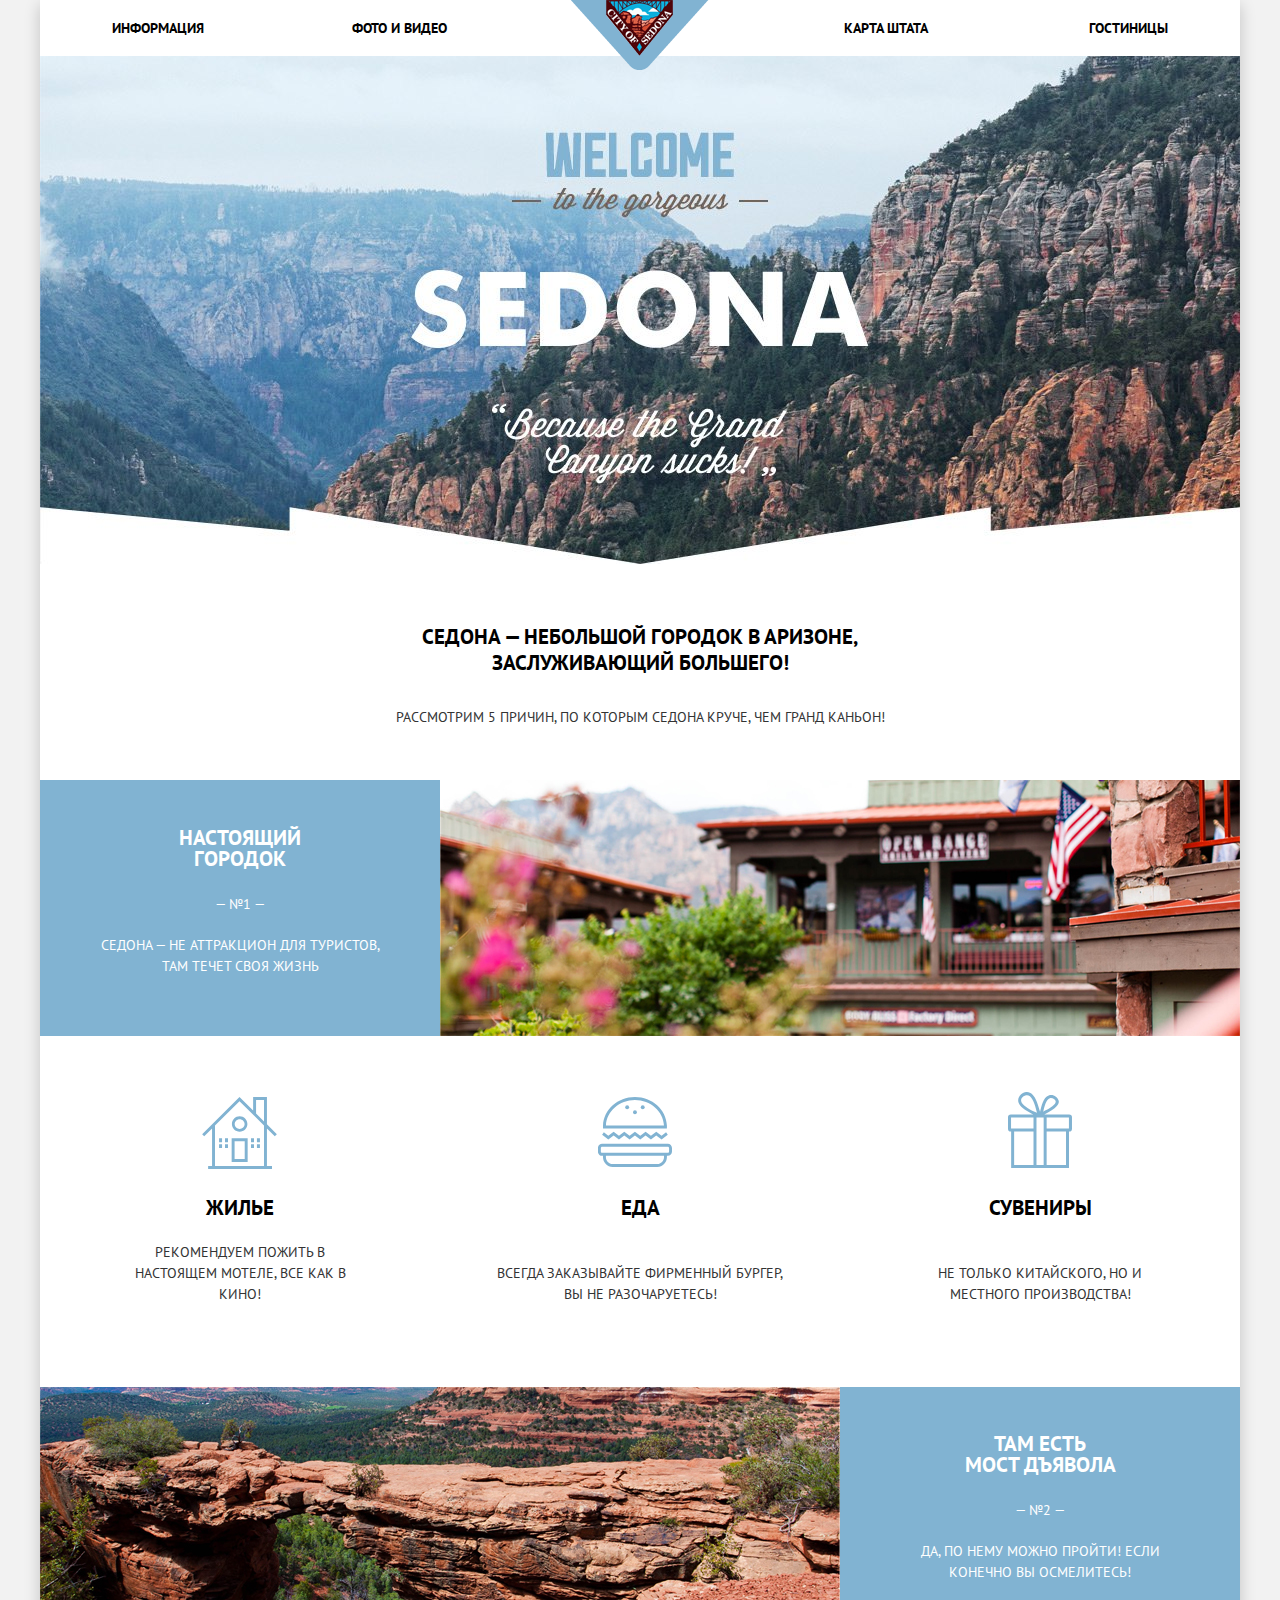
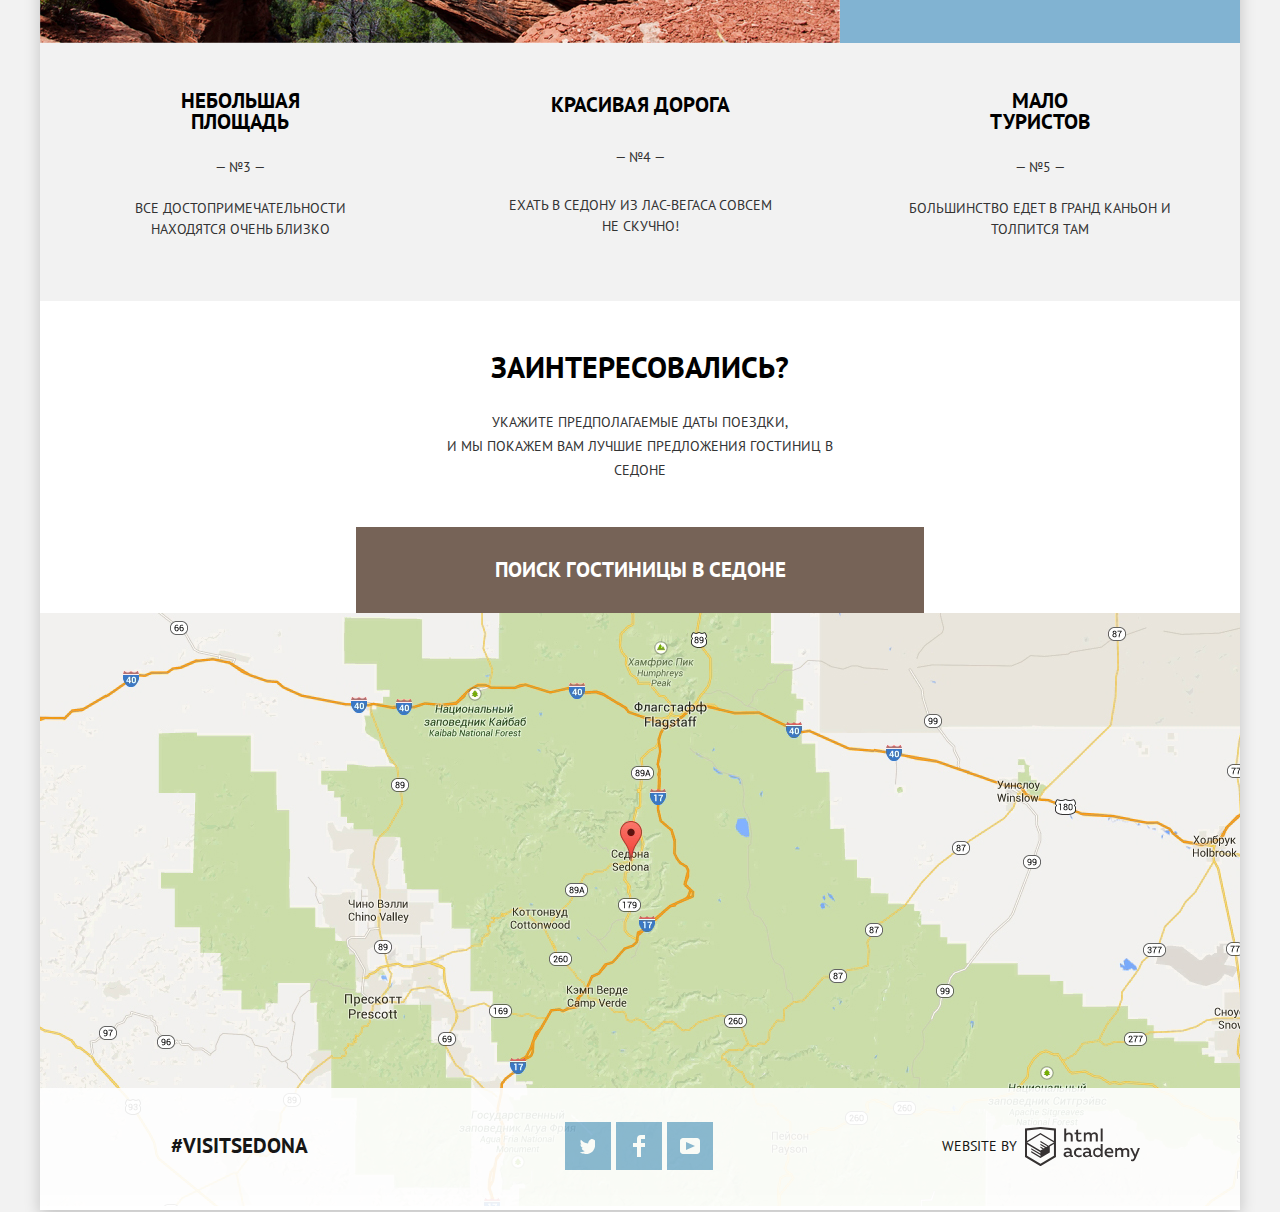
<file: index.html>
<!DOCTYPE html>
<html class="no-js" lang="ru">
  <head>
    <meta charset="utf-8">
    <link rel="stylesheet" href="css/normalize.css">
    <link rel="stylesheet" href="css/style-minimized.css">
    <link href="http://fonts.googleapis.com/css?family=PT+Sans:400,700&amp;subset=latin,cyrillic" rel="stylesheet">
    <title>HTML Academy: Седона</title>
  </head>
  <body>
<div class="container">
  <!-- Блок шапки сайта, навигация и лого -->
  <header class="main-header">
    <nav class="main-navigation">
      <ul class="site-navigation">
        <li>
          <a href="#">Информация</a>
        </li>
        <li>
          <a href="#">Фото и видео</a>
        </li>
        <li>
          <a href="#">Карта штата</a>
        </li>
        <li>
          <a href="catalog.html">Гостиницы</a>
        </li>
      </ul>
    </nav>
    <!-- Логотип Седоны, потом абсолютно спозиционировать, ведет на главную страницу сайта -->
    <a class="header-logo" href="#">
      <img class="sedona-logo" src="img/sedona-logo.png" width="138" height="70" alt="Герб региона Седона">
    </a>
  </header>
  <!-- Основное содержание - фоновое изображение и мелкие изображения на нем -->
  <main>
    <section class="intro">
      <h2 class="visually-hidden">Горы Седоны</h2>
    </section>
    <!-- Вводный блок -->
    <section class="advantages-intro">
      <h2 class="features-name">Седона &mdash; небольшой городок в Аризоне, заслуживающий большего!</h2>
      <p>Рассмотрим 5 причин, по которым Седона круче, чем Гранд Каньон!</p>
    </section>
    <!-- Блок преимуществ - часть 1 -->
    <section class="advantages advantage-with-image">
      <h2 class="visually-hidden">Преимущества Седоны</h2>
      <div class="advantage-item-img">
        <b class="advantage-name">Настоящий городок</b>
        <p class="advantage-nr">&mdash; №1 &mdash;</p>
        <p class="advantage-description">Седона &mdash; не аттракцион для туристов, там течет своя жизнь</p>
      </div>
      <div class="advantage-img">
        <img src="img/advantage-img-1.jpg" alt="Преимущество номер один" width="800" height="256">
      </div>
    </section>
    <!-- Блок особенностей -->
    <section class="features">
      <h2 class="visually-hidden">Особенности</h2>
      <div class="features-item">
        <h2 class="features-name">Жилье</h2>
        <p class="features-description">Рекомендуем пожить в настоящем мотеле, все как в кино!</p>
      </div>
      <div class="features-item">
        <h2 class="features-name">Еда</h2>
        <p class="features-description">Всегда заказывайте фирменный бургер, вы не разочаруетесь!</p>
      </div>
      <div class="features-item">
        <h2 class="features-name">Сувениры</h2>
        <p class="features-description">Не только китайского, но и местного производства!</p>
      </div>
    </section>
    <!-- Блок преимуществ - часть 2 -->
    <section class="advantages advantage-with-image">
      <h2 class="visually-hidden">Преимущества Седоны</h2>
      <div class="advantage-img">
        <img src="img/advantage-img-2.jpg" alt="Преимущество номер два" width="800" height="256">
      </div>
      <div class="advantage-item-img">
        <b class="advantage-name">Там есть<br>мост дъявола</b>
        <p class="advantage-nr">&mdash; №2 &mdash;</p>
        <p class="advantage-description">Да, по нему можно пройти! Если конечно вы осмелитесь!</p>
      </div>
    </section>
    <!-- Блок преимуществ - часть 3 -->
    <section class="advantages">
      <h2 class="visually-hidden">Преимущества Седоны</h2>
      <div class="advantage-item">
        <b class="advantage-name">Небольшая площадь</b>
        <p class="advantage-nr">&mdash; №3 &mdash;</p>
        <p class="advantage-description">Все достопримечательности находятся очень близко</p>
      </div>
      <div class="advantage-item">
        <b class="advantage-name">Красивая дорога</b>
        <p class="advantage-nr">&mdash; №4 &mdash;</p>
        <p class="advantage-description">Ехать в седону из Лас-Вегаса совсем не скучно!</p>
      </div>
      <div class="advantage-item">
        <b class="advantage-name">Мало туристов</b>
        <p class="advantage-nr">&mdash; №5 &mdash;</p>
        <p class="advantage-description">Большинство едет в Гранд Каньон и толпится там</p>
      </div>
    </section>
    <!-- Секция поиска и заказа гостиницы -->
    <section class="order-area">
      <div class="order-area-full">
        <h2 class="order-area-title">Заинтересовались?</h2>
        <p class="order-area-description">
          Укажите предполагаемые даты поездки,<br />и мы покажем вам лучшие предложения гостиниц в Седоне
        </p>
        <button class="button btn-search">Поиск гостиницы в Седоне</button>
      </div>
      <!-- Модальное окно -->
      <div class="modal modal-search">
        <h2 class="visually-hidden">Окно поиска гостиницы</h2>
        <form class="search-form" action="http://echo.htmlacademy.ru" method="post">
          <p class="modal-form-item">
            <label for="date-from">Дата заезда:</label><!--
            --><input class="date-from" type="text" name="date-from" value="24 АПРЕЛЯ 2017" id="date-from">
            <a class="calendar-pic" href="#">
              <svg xmlns="http://www.w3.org/2000/svg" width="21" height="22" viewBox="0 0 21 22">
                <path d="M19.251 2.025h-2.845V.648c0-.381-.294-.689-.656-.689-.363 0-.656.308-.656.689v1.377h-3.938V.648c0-.381-.294-.689-.655-.689-.363 0-.657.308-.657.689v1.377H5.906V.648c0-.381-.294-.689-.656-.689-.363 0-.657.308-.657.689v1.377H1.75C.784 2.025 0 2.847 0 3.862v16.302C0 21.179.784 22 1.75 22h17.501c.966 0 1.749-.821 1.749-1.836V3.862c0-1.015-.783-1.837-1.749-1.837zm.437 18.139a.448.448 0 0 1-.437.459H1.75a.45.45 0 0 1-.438-.459V3.862a.45.45 0 0 1 .438-.459h2.844v1.378c0 .381.294.689.657.689.362 0 .656-.308.656-.689V3.403h3.938v1.378c0 .381.294.689.657.689.361 0 .655-.308.655-.689V3.403h3.938v1.378c0 .381.293.689.656.689.362 0 .656-.308.656-.689V3.403h2.845c.241 0 .437.206.437.459v16.302z"/><path d="M4.594 8.225h2.625v2.066H4.594zM4.594 11.668h2.625v2.067H4.594zM4.594 15.112h2.625v2.066H4.594zM9.188 15.112h2.625v2.066H9.188zM9.188 11.668h2.625v2.067H9.188zM9.188 8.225h2.625v2.066H9.188zM13.781 15.112h2.625v2.066h-2.625zM13.781 11.668h2.625v2.067h-2.625zM13.781 8.225h2.625v2.066h-2.625z"/>
              </svg>
              <span class="visually-hidden">Календарь</span>
            </a>
          </p>
          <p class="modal-form-item">
            <label for="date-to">Дата выезда:</label><!--
            --><input class="date-to" type="text" name="date-to" value="4 ИЮЛЯ 2017" id="date-to"><!--
            --><a class="calendar-pic" href="#">
              <svg xmlns="http://www.w3.org/2000/svg" width="21" height="22" viewBox="0 0 21 22">
                <path d="M19.251 2.025h-2.845V.648c0-.381-.294-.689-.656-.689-.363 0-.656.308-.656.689v1.377h-3.938V.648c0-.381-.294-.689-.655-.689-.363 0-.657.308-.657.689v1.377H5.906V.648c0-.381-.294-.689-.656-.689-.363 0-.657.308-.657.689v1.377H1.75C.784 2.025 0 2.847 0 3.862v16.302C0 21.179.784 22 1.75 22h17.501c.966 0 1.749-.821 1.749-1.836V3.862c0-1.015-.783-1.837-1.749-1.837zm.437 18.139a.448.448 0 0 1-.437.459H1.75a.45.45 0 0 1-.438-.459V3.862a.45.45 0 0 1 .438-.459h2.844v1.378c0 .381.294.689.657.689.362 0 .656-.308.656-.689V3.403h3.938v1.378c0 .381.294.689.657.689.361 0 .655-.308.655-.689V3.403h3.938v1.378c0 .381.293.689.656.689.362 0 .656-.308.656-.689V3.403h2.845c.241 0 .437.206.437.459v16.302z"/><path d="M4.594 8.225h2.625v2.066H4.594zM4.594 11.668h2.625v2.067H4.594zM4.594 15.112h2.625v2.066H4.594zM9.188 15.112h2.625v2.066H9.188zM9.188 11.668h2.625v2.067H9.188zM9.188 8.225h2.625v2.066H9.188zM13.781 15.112h2.625v2.066h-2.625zM13.781 11.668h2.625v2.067h-2.625zM13.781 8.225h2.625v2.066h-2.625z"/>
              </svg>
              <span class="visually-hidden">Календарь</span>
            </a>
          </p>
          <div class="order-clients-ages">
            <div class="clients-adults">
            <label for="adults">Взрослые:</label><!--
              --><button class="change-btn" type="button">
                <svg class="decrease" width="38" height="38" fill="#a9a9a9">
                    <polygon points="13.5,18.5 24.5,18.5 24.5,21.5 20.5,21.5, 13.5,21.5"/>
                </svg>
                <span class="visually-hidden">Минус</span>
              </button>
              <input type="text" name="adults" id="adults" value="2">
              <button class="change-btn" type="button">
                <svg class="increase" width="38" height="38" fill="#a9a9a9">
                    <polygon points="13.5,18.5 17.5,18.5 17.5,14.5 20.5,14.5 20.5,18.5 24.5,18.5 24.5,21.5 20.5,21.5, 20.5,25.5 17.5,25.5 17.5,21.5 13.5,21.5"/>
                </svg>
                <span class="visually-hidden">Плюс</span>
              </button>
            </div>
            <div class="clients-kids">
            <label for="kids">Дети:</label><!--
              --><button class="change-btn" type="button">
                    <svg class="decrease" width="38" height="38" fill="#a9a9a9">
                      <polygon points="13.5,18.5 24.5,18.5 24.5,21.5 20.5,21.5, 13.5,21.5"/>
                    </svg>
                    <span class="visually-hidden">Минус</span>
                  </button>
                  <input type="text" name="kids" id="kids" value="0">
                  <button class="change-btn" type="button">
                    <svg class="increase" width="38" height="38" fill="#a9a9a9">
                      <polygon points="13.5,18.5 17.5,18.5 17.5,14.5 20.5,14.5 20.5,18.5 24.5,18.5 24.5,21.5 20.5,21.5, 20.5,25.5 17.5,25.5 17.5,21.5 13.5,21.5"/>
                    </svg>
                    <span class="visually-hidden">Плюс</span>
                  </button>
            </div>
          </div>
          <a class="button btn-result" href="#">Найти</a>
        </form>
      </div>
      <!--Конец модального окна-->
    </section>
    <!--Конец секции поиска и заказа гостиницы-->
    <!--Секция с картой-->
    <section class="main-map">
      <h2 class="visually-hidden">Карта</h2>
      <iframe src="https://www.google.com/maps/embed?pb=!1m18!1m12!1m3!1d26188.189610110032!2d-111.79155712535884!3d34.868193438852906!2m3!1f0!2f0!3f0!3m2!1i1024!2i768!4f13.1!3m3!1m2!1s0x872da132f942b00d%3A0x5548c523fa6c8efd!2z0KHQtdC00L7QvdCwLCDQkNGA0LjQt9C-0L3QsCA4NjMzNiwg0KHQqNCQ!5e0!3m2!1sru!2sru!4v1504205740528" width="1200" height="593" style="border:0" allowfullscreen></iframe>
    </section>
  </main>
<!--Футер-->

  <footer class="index-footer">
    <div class="footer-hashtag">
      <h3 class="hashtag-title"><a href="#">#VISITSEDONA</a></h3>
    </div>
    <div class="footer-social">
      <ul class="social-items">
        <li><a class="social-button social-button-tw" href="#">Twitter</a></li>
        <li><a class="social-button social-button-fb" href="#">Фейсбук</a></li>
        <li><a class="social-button social-button-yt" href="#">Youtube</a></li>
      </ul>
    </div>
    <div class="footer-copyright">
      <span class="footer-link">Website by</span>
      <a href="https://htmlacademy.ru/intensive/htmlcss">
        <svg id="Layer_1" data-name="Layer 1" xmlns="http://www.w3.org/2000/svg" viewBox="0 0 108.08 36.85">
          <title>logo-htmlacademy-small1</title>
          <path d="M44.61,26.88a2,2,0,0,0,.55-0.1v1.33a3.25,3.25,0,0,1-1.18.21,1.67,1.67,0,0,1-1.67-1,4.84,4.84,0,0,1-3.14,1.08c-1.51,0-2.91-.83-2.91-2.55,0-2.13,2-2.79,3.71-2.79a11.08,11.08,0,0,1,2.17.25v-0.3c0-1-.76-1.77-2.19-1.77a7.42,7.42,0,0,0-3,.64v-1.7a10.21,10.21,0,0,1,3.19-.55c2.36,0,3.81,1.12,3.81,3.65v3a0.54,0.54,0,0,0,.49.59h0.17Zm-6.44-1.13A1.35,1.35,0,0,0,39.63,27h0.11a3.39,3.39,0,0,0,2.41-1V24.58a9.72,9.72,0,0,0-1.81-.21c-1,0-2.16.33-2.16,1.38h0Zm12.36-6.11a5,5,0,0,1,2.57.64V22a4.08,4.08,0,0,0-2.3-.7,2.75,2.75,0,1,0,0,5.49,5,5,0,0,0,2.43-.64v1.71a6.27,6.27,0,0,1-2.76.57A4.21,4.21,0,0,1,46,24.51q0-.21,0-0.41a4.32,4.32,0,0,1,4.18-4.46h0.38Zm12.17,7.24a2,2,0,0,0,.55-0.1v1.33a3.25,3.25,0,0,1-1.18.21,1.67,1.67,0,0,1-1.67-1,4.84,4.84,0,0,1-3.14,1.08c-1.51,0-2.91-.83-2.91-2.55,0-2.13,2-2.79,3.71-2.79a11.08,11.08,0,0,1,2.17.25v-0.3c0-1-.76-1.77-2.19-1.77a7.42,7.42,0,0,0-3,.64v-1.7a10.21,10.21,0,0,1,3.19-.55c2.36,0,3.81,1.12,3.81,3.65v3a0.54,0.54,0,0,0,.49.59h0.17Zm-6.44-1.13A1.35,1.35,0,0,0,57.73,27h0.11a3.39,3.39,0,0,0,2.41-1V24.58a9.72,9.72,0,0,0-1.81-.21c-1.06,0-2.16.33-2.16,1.38h0ZM73,16V28.2H71.35V26.88a3.88,3.88,0,0,1-3.19,1.54,4.4,4.4,0,0,1,0-8.78,3.81,3.81,0,0,1,3,1.3V16H73Zm-4.53,5.22a2.76,2.76,0,1,0,0,5.52A2.86,2.86,0,0,0,71.15,25V23A2.91,2.91,0,0,0,68.49,21.27ZM79,19.64c3.31,0,4.46,2.68,3.92,5.09H76.7c0.21,1.5,1.67,2.11,3.19,2.11a6.11,6.11,0,0,0,2.64-.59v1.6a7.14,7.14,0,0,1-3,.57C77,28.42,74.78,27,74.78,24a4.18,4.18,0,0,1,4-4.39H79Zm0.09,1.54a2.28,2.28,0,0,0-2.44,2.1v0.06H81.3A2,2,0,0,0,79.13,21.18Zm5.73,7V19.87h1.65v1a3.81,3.81,0,0,1,2.78-1.27A2.86,2.86,0,0,1,91.89,21a4.12,4.12,0,0,1,2.91-1.33A3.06,3.06,0,0,1,98,23V28.2h-1.9V23.05a1.59,1.59,0,0,0-1.42-1.75H94.42a2.8,2.8,0,0,0-2.07,1.12V28.2h-1.9V23.05A1.59,1.59,0,0,0,89,21.31H88.8a3,3,0,0,0-2.21,1.29v5.63H84.86Zm21.31-8.33h1.9l-3.91,9.46c-0.9,2.17-2.09,2.86-3.35,2.86a4.76,4.76,0,0,1-1.1-.14V30.46a2.86,2.86,0,0,0,.85.12c0.9,0,1.58-.64,2.07-1.9l0.17-.42-4-8.4h2l2.86,6.29ZM38.73,1.46V6.22a3.81,3.81,0,0,1,2.7-1.14,3.25,3.25,0,0,1,3.44,3.4v5.15H43V8.72a1.81,1.81,0,0,0-1.61-2h-0.3a2.93,2.93,0,0,0-2.32,1.39v5.52h-1.9V1.46h1.9ZM49.94,2.31v3h3V6.91h-3v3.81c0,1.1.5,1.46,1.58,1.46a4.49,4.49,0,0,0,1.69-.33v1.6A6.8,6.8,0,0,1,51,13.8a2.55,2.55,0,0,1-2.86-2.74V6.89H46.58V5.26h1.5V2.74Zm5.4,11.31V5.28H57v1A3.81,3.81,0,0,1,59.77,5a2.86,2.86,0,0,1,2.6,1.33A4.12,4.12,0,0,1,65.28,5,3.06,3.06,0,0,1,68.44,8.4v5.21h-1.9V8.46a1.59,1.59,0,0,0-1.42-1.75H64.89a2.8,2.8,0,0,0-2.07,1.12v5.78h-1.9V8.46A1.59,1.59,0,0,0,59.5,6.71H59.27A3,3,0,0,0,57.06,8v5.63H55.34ZM71.17,1.45H73V13.6H71.17V1.45ZM14.71,0H14.55L0,1.54V28.21l14.55,8.66,14.55-8.66V1.54Zm12.5,27.1L14.55,34.64,1.9,27.12V16.18l12.59,7.5V25L5.86,19.9v1.31l8.68,5.21v1.39L5.87,22.65V24l8.68,5.21,8.75-5.24V18.31L27.2,16V27.12Zm0-12.53-3.48,2-1.6,1L14.51,13v1.31L21,18.23H21l-0.14.09-1,.54-5.37-3.2V17l4.24,2.52-1,.67-3.2-1.9v1.31l2.1,1.24L14.5,22.1,2,14.65,14.51,7.11Zm0-1.32L14.49,5.76,1.91,13.25v-10L14.56,1.92,27.21,3.25v10h0Z" transform="translate(0 -0.02)"/>
        </svg>
      </a>
    </div>
  </footer>
  </div> <!--Конец центровщика-->
  <!--JavaScript для модального окна-->
  <script src="js/modal-form-minimized.js"></script>
</body>
</html>
</file>
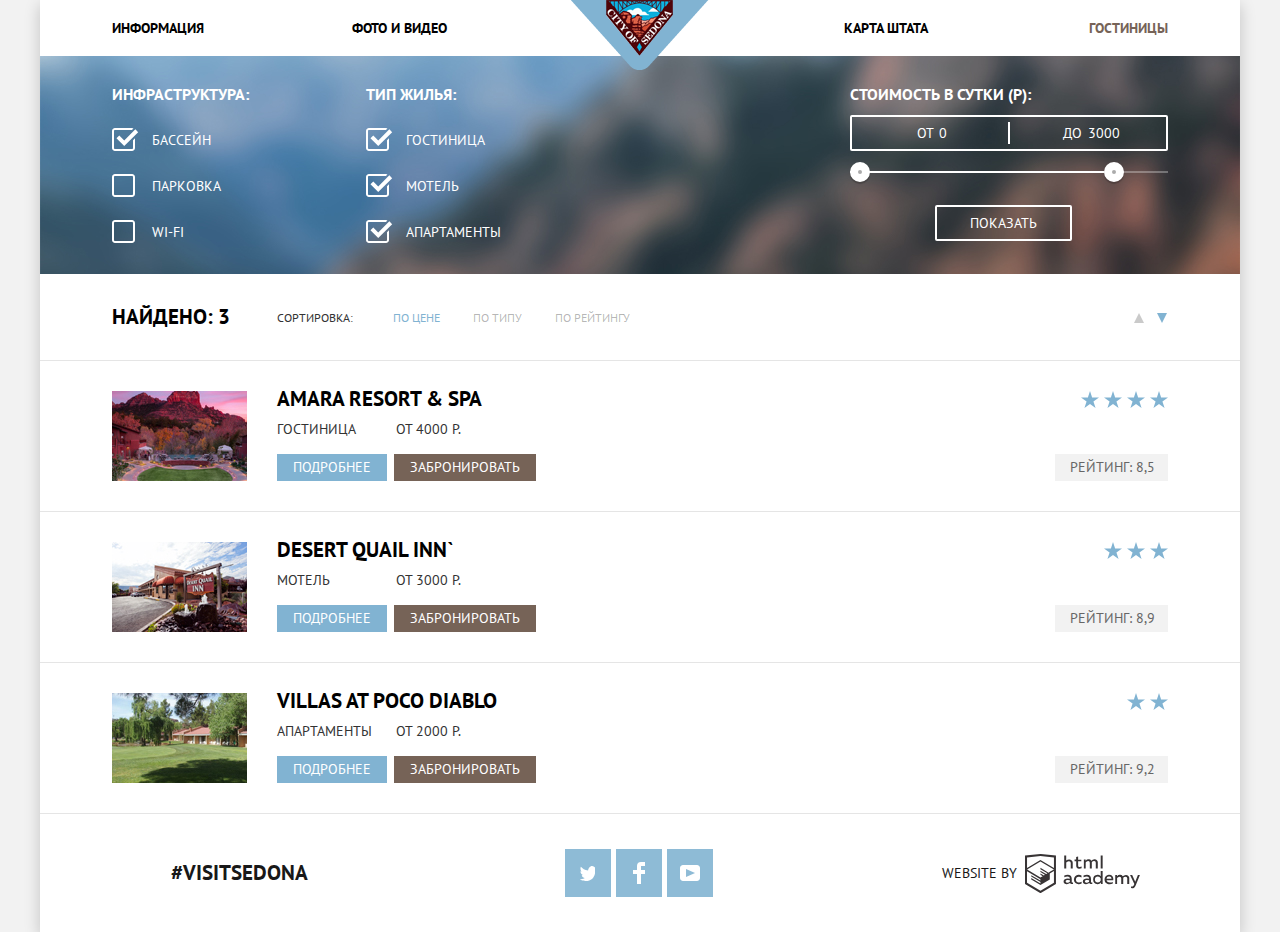
<file: catalog.html>
<!DOCTYPE html>
<html class="no-js" lang="ru">
  <head>
    <meta charset="utf-8">
    <link rel="stylesheet" href="css/normalize.css">
    <link rel="stylesheet" href="css/style-minimized.css">
    <link href="http://fonts.googleapis.com/css?family=PT+Sans:400,700&amp;subset=latin,cyrillic" rel="stylesheet">
    <title>HTML Academy: Седона</title>
  </head>
  <body>
  <div class="container">
  <!-- Блок шапки сайта, навигация и лого -->
  <header class="main-header">
    <nav class="main-navigation">
      <ul class="site-navigation">
        <li>
          <a href="#">Информация</a>
        </li>
        <li>
          <a href="#">Фото и видео</a>
        </li>
        <li>
          <a href="#">Карта штата</a>
        </li>
        <li class="site-navigation-current">
          <a href="catalog.html">Гостиницы</a>
        </li>
      </ul>
    </nav>
    <!-- Логотип Седоны, потом абсолютно спозиционировать, ведет на главную страницу сайта -->
    <a class="header-logo" href="index.html">
      <img class="sedona-logo" src="img/sedona-logo.png" width="138" height="70" alt="Герб региона Седона">
    </a>
  </header>
<!--Основное содержание-->
<main>
<!--Секция с фильтром выбора условий поиска-->
<section class="order-filter">
  <h2 class="visually-hidden">Фильтры выбора условий</h2> <!--Блок фильтров поиска гостиницы + бэк-->
  <form class="filter" method="get" action="http://echo.htmlacademy.ru"> <!--20% width-->
    <fieldset class="services-filter">
      <legend class="services-filter-legend">Инфраструктура:</legend>
      <ul class="filter-option-list">
        <li class="filter-option">
          <input class="visually-hidden filter-input filter-input-checkbox" type="checkbox" name="pool" checked id="pool">
          <label for="pool">Бассейн</label>
        </li>
        <li class="filter-option">
          <input class="visually-hidden filter-input filter-input-checkbox" type="checkbox" name="parking" id="parking">
          <label for="parking">Парковка</label>
        </li>
        <li class="filter-option">
          <input class="visually-hidden filter-input filter-input-checkbox" type="checkbox" name="wireless" id="wireless">
          <label for="wireless">Wi-Fi</label>
        </li>
      </ul>
    </fieldset>

    <fieldset class="services-filter">
      <legend class="services-filter-legend">Тип жилья:</legend>
      <ul class="filter-option-list">
        <li class="filter-option">
          <input class="visually-hidden filter-input filter-input-checkbox" type="checkbox" name="hotel" checked id="hotel">
          <label for="hotel">Гостиница</label>
        </li>
        <li class="filter-option">
          <input class="visually-hidden filter-input filter-input-checkbox" type="checkbox" name="motel" checked id="motel">
          <label for="motel">Мотель</label>
        </li>
        <li class="filter-option">
          <input class="visually-hidden filter-input filter-input-checkbox" type="checkbox" name="apartments" checked id="apartments">
          <label for="apartments">Апартаменты</label>
        </li>
      </ul>
    </fieldset>
<!--Правая часть формы-->
    <div class="filter-range">
      <div class="filter-range-title">Стоимость в сутки (Р):</div>
      <div class="price-controls">
        <label class="min-price">от <input type="text" name="min-price" value="0"></label>
        <label class="max-price">до <input type="text" name="max-price" value="3000"></label>
      </div>
      <div class="range-controls"> <!--Блок шкалы и ползунков-->
        <div class="scale"> <!--Шкала-->
          <div class="bar"></div> <!--Выбранная шкала-->
        </div>
        <div class="range-toggle range-toggle-min"></div> <!--Ползунок минимального значения-->
        <div class="range-toggle range-toggle-max"></div> <!--Ползунок максимального значения-->
      </div>
      <a class="btn-range" href="results.html">Показать</a>
    </div>
  </form>
</section>

<section class="filter-result-header">
  <h2 class="visually-hidden">Результаты поиска</h2>
  <p class="results-quantity">
    Найдено: 3
  </p>
  <div class="filter-options">
    <ul class="results-sorting">
      <li>
        <b class="sorting-type">Сортировка:</b>
      </li>
      <li class="current-sorting">
        <a class="sorting-btn" href="#">По цене</a>
      </li>
      <li>
        <a class="sorting-btn" href="#">По типу</a>
      </li>
      <li>
        <a class="sorting-btn" href="#">По рейтингу</a>
      </li>
    </ul>
    </div>
    <div class="sorting-arrows">
      <ul class="arrows">
        <li>
          <a class="arrow-up" href="#"><span class="visually-hidden">Вверх</span></a>
        </li>
        <li class="active-arrow">
          <a class="arrow-down" href="#"><span class="visually-hidden">Вниз</span></a>
        </li>
      </ul>
    </div>
</section>
<!--Результаты поиска отелей-->
<section class="filter-results">
  <h2 class="visually-hidden">Результаты поиска</h2>
  <article class="results-item">
      <div class="hotel-image">
        <img src="img/hotel-1.jpg" alt="Отель Амара Ресорт" width="135" height="90">
      </div>
      <div class="hotel-name">
        <h3 class="hotel-name-title">
          <a href="#">Amara Resort &amp; SPA</a>
        </h3>
        <div class="hotel-details">
          <span class="hotel-category">Гостиница</span>
          <span class="hotel-price">от 4000 Р.</span>
        </div>
        <div class="about-book">
          <a class="button btn-about" href="#">Подробнее</a>
          <a class="button btn-book" href="#">Забронировать</a>
        </div>
      </div>
      <div class="hotel-rating">
        <div class="stars">
          <p class="visually-hidden">4 звезды</p>
          <span class="stars-item">
            <svg xmlns="http://www.w3.org/2000/svg" width="18" height="17" viewBox="0 0 18 17"><path fill="#81B3D2" d="M9.002 0l2.126 6.494h6.877l-5.564 4.012L14.566 17l-5.564-4.013L3.438 17l2.126-6.494L0 6.494h6.878z"/></svg>
          </span>
          <span class="stars-item">
            <svg xmlns="http://www.w3.org/2000/svg" width="18" height="17" viewBox="0 0 18 17"><path fill="#81B3D2" d="M9.002 0l2.126 6.494h6.877l-5.564 4.012L14.566 17l-5.564-4.013L3.438 17l2.126-6.494L0 6.494h6.878z"/></svg>
          </span>
          <span class="stars-item">
            <svg xmlns="http://www.w3.org/2000/svg" width="18" height="17" viewBox="0 0 18 17"><path fill="#81B3D2" d="M9.002 0l2.126 6.494h6.877l-5.564 4.012L14.566 17l-5.564-4.013L3.438 17l2.126-6.494L0 6.494h6.878z"/></svg>
          </span>
          <span class="stars-item">
            <svg xmlns="http://www.w3.org/2000/svg" width="18" height="17" viewBox="0 0 18 17"><path fill="#81B3D2" d="M9.002 0l2.126 6.494h6.877l-5.564 4.012L14.566 17l-5.564-4.013L3.438 17l2.126-6.494L0 6.494h6.878z"/></svg>
          </span>
        </div>
        <div class="rating">
          <span class="rating-ratio">Рейтинг: 8,5</span>
        </div>
      </div>
    </article>

    <article class="results-item">
      <div class="hotel-image">
        <img src="img/hotel-2.jpg" alt="Десерт Куэйл Инн" width="135" height="90">
      </div>
      <div class="hotel-name">
        <h3 class="hotel-name-title">
          <a href="#">Desert Quail inn`</a>
        </h3>
        <div class="hotel-details">
          <span class="hotel-category">Мотель</span>
          <span class="hotel-price">от 3000 Р.</span>
        </div>
        <div class="about-book">
          <a class="button btn-about" href="#">Подробнее</a>
          <a class="button btn-book" href="#">Забронировать</a>
        </div>
      </div>
      <div class="hotel-rating">
        <div class="stars">
          <p class="visually-hidden">3 звезды</p>
          <span class="stars-item">
            <svg xmlns="http://www.w3.org/2000/svg" width="18" height="17" viewBox="0 0 18 17"><path fill="#81B3D2" d="M9.002 0l2.126 6.494h6.877l-5.564 4.012L14.566 17l-5.564-4.013L3.438 17l2.126-6.494L0 6.494h6.878z"/></svg>
          </span>
          <span class="stars-item">
            <svg xmlns="http://www.w3.org/2000/svg" width="18" height="17" viewBox="0 0 18 17"><path fill="#81B3D2" d="M9.002 0l2.126 6.494h6.877l-5.564 4.012L14.566 17l-5.564-4.013L3.438 17l2.126-6.494L0 6.494h6.878z"/></svg>
          </span>
          <span class="stars-item">
            <svg xmlns="http://www.w3.org/2000/svg" width="18" height="17" viewBox="0 0 18 17"><path fill="#81B3D2" d="M9.002 0l2.126 6.494h6.877l-5.564 4.012L14.566 17l-5.564-4.013L3.438 17l2.126-6.494L0 6.494h6.878z"/></svg>
          </span>
        </div>
        <div class="rating">
          <span class="rating-ratio">Рейтинг: 8,9</span>
        </div>
      </div>
    </article>

    <article class="results-item">
      <div class="hotel-image">
        <img src="img/hotel-3.jpg" alt="Виллас эт Посо Дьябло" width="135" height="90">
      </div>
      <div class="hotel-name">
        <h3 class="hotel-name-title">
          <a href="#">Villas at Poco Diablo</a>
        </h3>
        <div class="hotel-details">
          <span class="hotel-category">Апартаменты</span>
          <span class="hotel-price">от 2000 Р.</span>
        </div>
        <div class="about-book">
          <a class="button btn-about" href="#">Подробнее</a>
          <a class="button btn-book" href="#">Забронировать</a>
        </div>
      </div>
      <div class="hotel-rating">
        <div class="stars">
          <p class="visually-hidden">2 звезды</p>
          <span class="stars-item">
            <svg xmlns="http://www.w3.org/2000/svg" width="18" height="17" viewBox="0 0 18 17"><path fill="#81B3D2" d="M9.002 0l2.126 6.494h6.877l-5.564 4.012L14.566 17l-5.564-4.013L3.438 17l2.126-6.494L0 6.494h6.878z"/></svg>
          </span>
          <span class="stars-item">
            <svg xmlns="http://www.w3.org/2000/svg" width="18" height="17" viewBox="0 0 18 17"><path fill="#81B3D2" d="M9.002 0l2.126 6.494h6.877l-5.564 4.012L14.566 17l-5.564-4.013L3.438 17l2.126-6.494L0 6.494h6.878z"/></svg>
          </span>
        </div>
        <div class="rating">
          <span class="rating-ratio">Рейтинг: 9,2</span>
        </div>
      </div>
    </article>
</section>
</main>

<footer class="main-footer">
  <div class="footer-hashtag">
    <h3 class="hashtag-title"><a href="#">#VISITSEDONA</a></h3>
  </div>
  <div class="footer-social">
    <ul class="social-items">
      <li><a class="social-button social-button-tw" href="#">Twitter</a></li>
      <li><a class="social-button social-button-fb" href="#">Фейсбук</a></li>
      <li><a class="social-button social-button-yt" href="#">Youtube</a></li>
    </ul>
  </div>
  <div class="footer-copyright">
    <span class="footer-link">Website by</span>
    <a href="https://htmlacademy.ru/intensive/htmlcss">
      <svg id="Layer_1" data-name="Layer 1" xmlns="http://www.w3.org/2000/svg" viewBox="0 0 108.08 36.85">
        <title>logo-htmlacademy-small1</title>
        <path d="M44.61,26.88a2,2,0,0,0,.55-0.1v1.33a3.25,3.25,0,0,1-1.18.21,1.67,1.67,0,0,1-1.67-1,4.84,4.84,0,0,1-3.14,1.08c-1.51,0-2.91-.83-2.91-2.55,0-2.13,2-2.79,3.71-2.79a11.08,11.08,0,0,1,2.17.25v-0.3c0-1-.76-1.77-2.19-1.77a7.42,7.42,0,0,0-3,.64v-1.7a10.21,10.21,0,0,1,3.19-.55c2.36,0,3.81,1.12,3.81,3.65v3a0.54,0.54,0,0,0,.49.59h0.17Zm-6.44-1.13A1.35,1.35,0,0,0,39.63,27h0.11a3.39,3.39,0,0,0,2.41-1V24.58a9.72,9.72,0,0,0-1.81-.21c-1,0-2.16.33-2.16,1.38h0Zm12.36-6.11a5,5,0,0,1,2.57.64V22a4.08,4.08,0,0,0-2.3-.7,2.75,2.75,0,1,0,0,5.49,5,5,0,0,0,2.43-.64v1.71a6.27,6.27,0,0,1-2.76.57A4.21,4.21,0,0,1,46,24.51q0-.21,0-0.41a4.32,4.32,0,0,1,4.18-4.46h0.38Zm12.17,7.24a2,2,0,0,0,.55-0.1v1.33a3.25,3.25,0,0,1-1.18.21,1.67,1.67,0,0,1-1.67-1,4.84,4.84,0,0,1-3.14,1.08c-1.51,0-2.91-.83-2.91-2.55,0-2.13,2-2.79,3.71-2.79a11.08,11.08,0,0,1,2.17.25v-0.3c0-1-.76-1.77-2.19-1.77a7.42,7.42,0,0,0-3,.64v-1.7a10.21,10.21,0,0,1,3.19-.55c2.36,0,3.81,1.12,3.81,3.65v3a0.54,0.54,0,0,0,.49.59h0.17Zm-6.44-1.13A1.35,1.35,0,0,0,57.73,27h0.11a3.39,3.39,0,0,0,2.41-1V24.58a9.72,9.72,0,0,0-1.81-.21c-1.06,0-2.16.33-2.16,1.38h0ZM73,16V28.2H71.35V26.88a3.88,3.88,0,0,1-3.19,1.54,4.4,4.4,0,0,1,0-8.78,3.81,3.81,0,0,1,3,1.3V16H73Zm-4.53,5.22a2.76,2.76,0,1,0,0,5.52A2.86,2.86,0,0,0,71.15,25V23A2.91,2.91,0,0,0,68.49,21.27ZM79,19.64c3.31,0,4.46,2.68,3.92,5.09H76.7c0.21,1.5,1.67,2.11,3.19,2.11a6.11,6.11,0,0,0,2.64-.59v1.6a7.14,7.14,0,0,1-3,.57C77,28.42,74.78,27,74.78,24a4.18,4.18,0,0,1,4-4.39H79Zm0.09,1.54a2.28,2.28,0,0,0-2.44,2.1v0.06H81.3A2,2,0,0,0,79.13,21.18Zm5.73,7V19.87h1.65v1a3.81,3.81,0,0,1,2.78-1.27A2.86,2.86,0,0,1,91.89,21a4.12,4.12,0,0,1,2.91-1.33A3.06,3.06,0,0,1,98,23V28.2h-1.9V23.05a1.59,1.59,0,0,0-1.42-1.75H94.42a2.8,2.8,0,0,0-2.07,1.12V28.2h-1.9V23.05A1.59,1.59,0,0,0,89,21.31H88.8a3,3,0,0,0-2.21,1.29v5.63H84.86Zm21.31-8.33h1.9l-3.91,9.46c-0.9,2.17-2.09,2.86-3.35,2.86a4.76,4.76,0,0,1-1.1-.14V30.46a2.86,2.86,0,0,0,.85.12c0.9,0,1.58-.64,2.07-1.9l0.17-.42-4-8.4h2l2.86,6.29ZM38.73,1.46V6.22a3.81,3.81,0,0,1,2.7-1.14,3.25,3.25,0,0,1,3.44,3.4v5.15H43V8.72a1.81,1.81,0,0,0-1.61-2h-0.3a2.93,2.93,0,0,0-2.32,1.39v5.52h-1.9V1.46h1.9ZM49.94,2.31v3h3V6.91h-3v3.81c0,1.1.5,1.46,1.58,1.46a4.49,4.49,0,0,0,1.69-.33v1.6A6.8,6.8,0,0,1,51,13.8a2.55,2.55,0,0,1-2.86-2.74V6.89H46.58V5.26h1.5V2.74Zm5.4,11.31V5.28H57v1A3.81,3.81,0,0,1,59.77,5a2.86,2.86,0,0,1,2.6,1.33A4.12,4.12,0,0,1,65.28,5,3.06,3.06,0,0,1,68.44,8.4v5.21h-1.9V8.46a1.59,1.59,0,0,0-1.42-1.75H64.89a2.8,2.8,0,0,0-2.07,1.12v5.78h-1.9V8.46A1.59,1.59,0,0,0,59.5,6.71H59.27A3,3,0,0,0,57.06,8v5.63H55.34ZM71.17,1.45H73V13.6H71.17V1.45ZM14.71,0H14.55L0,1.54V28.21l14.55,8.66,14.55-8.66V1.54Zm12.5,27.1L14.55,34.64,1.9,27.12V16.18l12.59,7.5V25L5.86,19.9v1.31l8.68,5.21v1.39L5.87,22.65V24l8.68,5.21,8.75-5.24V18.31L27.2,16V27.12Zm0-12.53-3.48,2-1.6,1L14.51,13v1.31L21,18.23H21l-0.14.09-1,.54-5.37-3.2V17l4.24,2.52-1,.67-3.2-1.9v1.31l2.1,1.24L14.5,22.1,2,14.65,14.51,7.11Zm0-1.32L14.49,5.76,1.91,13.25v-10L14.56,1.92,27.21,3.25v10h0Z" transform="translate(0 -0.02)"/>
      </svg>
    </a>
  </div>
</footer>
</div>
</body>
</html>
</file>
<file: css/style-minimized.css>
html,body{margin:0 auto;padding:0}body{font-family:"PT Sans","Arial",sans-serif;text-transform:uppercase;font-size:14px;line-height:21px;font-weight:400;color:#333;background-color:#f2f2f2;letter-spacing:normal}a{text-decoration:none}.button{font:inherit;text-align:center;color:#fff;vertical-align:middle;text-transform:uppercase;background-color:#81b3d2;border:none}.visually-hidden{position:absolute;width:1px;height:1px;margin:-1px;border:0;padding:0;clip:rect(0 0 0 0);overflow:hidden}.container{width:1200px;padding:0;margin:0 auto;background-color:#fff;box-shadow:0 5px 15px 0 rgba(0,1,1,0.2)}.main-navigation{font-size:14px;line-height:26px;color:#000;font-weight:700;background-color:#fff}.main-header{position:relative}.site-navigation a{text-decoration:none;font-size:14px;line-height:26px;color:#000;margin:0;padding:0}.site-navigation a:hover{color:#81b3d2}.site-navigation a:active{color:#000;opacity:0.302}.site-navigation-current a{color:#766357}.main-navigation ul{display:-webkit-flex;display:flex;justify-content:space-between;flex-wrap:wrap;align-items:center;width:100%;list-style:none;margin:0;padding:0;padding-top:15px;padding-bottom:15px}.site-navigation li{width:20%;margin:0;padding:0}.site-navigation li:nth-child(4n+1){text-align:left;margin-left:6%}.site-navigation li:nth-child(4n+2){text-align:left;margin-right:auto}.site-navigation li:nth-child(4n+3){text-align:right;margin-left:auto}.site-navigation li:nth-child(4n+4){text-align:right;margin-right:6%}.header-logo{position:absolute;top:0;left:50%;transform:translateX(-50%);width:138px;height:70px}.intro{background:#81b3d2 url('../img/background-final.jpg')no-repeat top;width:1200px;height:508px;background-position:right 0 top -56px}.advantages-intro{width:489px;padding-top:60px;margin-left:auto;margin-right:auto;padding-bottom:50px}.advantages-intro .features-name{text-align:center;font-family:"PT Sans","Arial",sans-serif;text-transform:uppercase;font-size:21px;line-height:26px;color:#000;font-weight:700;padding:0;margin:0;margin-bottom:28px}.advantages-intro p{text-align:center;font-family:"PT Sans","Arial",sans-serif;text-transform:uppercase;font-size:14px;line-height:26px;color:#333;font-weight:400;padding:0;margin:0;margin-left:-5px;width:500px}.features-name,.advantage-name{font-family:"PT Sans","Arial",sans-serif;text-transform:uppercase;font-size:21px;line-height:21px;font-weight:700;color:#000}.advantages{display:-webkit-flex;display:flex;justify-content:space-between;align-items:stretch;z-index:10}.advantage-with-image{background-color:#81b3d2}.advantage-item-img:first-of-type{background-color:#81b3d2;color:#fff;display:-webkit-flex;display:flex;flex-direction:column;justify-content:space-around;align-items:center;width:400px;padding-top:45px;padding-bottom:57px;padding-left:57px;padding-right:57px}.advantage-item-img:last-of-type{background-color:#81b3d2;color:#fff;display:-webkit-flex;display:flex;flex-direction:column;justify-content:space-around;align-items:center;width:400px;padding-top:44px;padding-left:48px;padding-right:48px;padding-bottom:58px}.advantage-item-img:first-of-type b{font-family:"PT Sans","Arial",sans-serif;text-transform:uppercase;font-size:21px;line-height:21px;font-weight:700;color:#fff;margin:0;padding:0;text-align:center;padding-left:81px;padding-right:81px}.advantage-item-img:last-of-type b{font-family:"PT Sans","Arial",sans-serif;text-transform:uppercase;font-size:21px;line-height:21px;font-weight:700;color:#fff;margin:0;padding:0;text-align:center;padding-left:70px;padding-right:70px}.advantage-item-img p{font-family:"PT Sans","Arial",sans-serif;text-transform:uppercase;color:#fff;font-size:14px;font-weight:400;line-height:21px;margin:0;padding:0;text-align:center}.advantage-item-img:first-of-type p{width:281px}.advantage-item-img:last-of-type p{width:304px}.advantage-item-img .advantage-nr{padding-top:20px;padding-bottom:15px}.advantage-img{line-height:0}.features{display:-webkit-flex;display:flex;justify-content:flex-start;align-items:stretch;flex-wrap:wrap}.features-item{display:flex;flex-direction:column;justify-content:space-between;align-items:center;width:400px;padding-top:132px;padding-bottom:82px;position:relative}.features-item:first-of-type{padding-left:73px;padding-right:73px;box-sizing:border-box}.features-item:nth-of-type(2){padding-left:52px;padding-right:52px;box-sizing:border-box}.features-item:last-of-type{padding-left:64px;padding-right:64px;box-sizing:border-box}.features-item .features-name{margin:0;padding-top:29px;padding-bottom:24px}.features-item:first-of-type::before{position:absolute;content:"";top:61px;left:162px;width:75px;height:72px;background-image:url("data:image/svg+xml,%3Csvg xmlns='http://www.w3.org/2000/svg' width='75' height='72' viewBox='0 0 75 72'%3E%3Cg fill='%2381B3D2'%3E%3Cpath d='M29.656 65.033h16V41.21h-16v23.823zm2.937-20.899h10.125V62.11H32.593V44.134z'/%3E%3Cpath d='M72.771 39.253l2.076-2.068-9.908-9.865V0H51.127v13.567L37.5 0 .152 37.185l2.077 2.068 7.832-7.795v37.618H6.124V72h63.875v-2.924H64.94V31.458l7.831 7.795zM62.002 69.076H12.999V28.534L37.5 4.149l24.502 24.385v40.542zm0-44.682l-7.938-7.902V2.924h7.938v21.47z'/%3E%3Cpath d='M29.906 27.08c0 4.261 3.47 7.713 7.75 7.713 4.279 0 7.75-3.452 7.75-7.713 0-4.259-3.471-7.713-7.75-7.713-4.281 0-7.75 3.454-7.75 7.713zm7.75-4.945c2.744 0 4.969 2.214 4.969 4.945 0 2.732-2.225 4.948-4.969 4.948-2.746 0-4.97-2.216-4.97-4.948 0-2.731 2.225-4.945 4.97-4.945zM17.061 41.21h3v3.919h-3zM22.999 41.21h3v3.919h-3zM17.061 47.182h3v3.919h-3zM22.999 47.182h3v3.919h-3zM48.998 41.21h3v3.919h-3zM54.936 41.21h3v3.919h-3zM48.998 47.182h3v3.919h-3zM54.936 47.182h3v3.919h-3z'/%3E%3C/g%3E%3C/svg%3E");background-repeat:no-repeat}.features-item:last-of-type::before{position:absolute;content:"";top:56px;left:168px;width:64px;height:76px;background-image:url("data:image/svg+xml,%3Csvg xmlns='http://www.w3.org/2000/svg' width='64' height='76' viewBox='0 0 64 76'%3E%3Cpath fill-rule='evenodd' clip-rule='evenodd' fill='%2381B3D2' d='M61.097 22.501H36.312C50.125 15.602 51.229 11.25 50.72 8.816c-1.162-3.963-5.692-7.023-10.002-5.407-5.569 2.089-7.137 10.388-8.644 16.387-1.924-6.07-3.784-13.814-8.136-17.737C22.677.921 20.843-.205 18.175.031c-4.026.356-9.802 5.382-7.458 10.981 2.251 5.378 9.687 8.777 14.578 11.489H2.879A2.882 2.882 0 0 0 0 25.37v11.322a2.882 2.882 0 0 0 2.879 2.869h.274V76h57.841V39.561h.103a2.882 2.882 0 0 0 2.88-2.869V25.37a2.882 2.882 0 0 0-2.88-2.869zM42.413 5.944c2.103-.31 4.982 1.299 5.255 3.209.393 2.756-3.4 5.255-5.086 6.421-2.523 1.744-4.928 2.643-7.287 4.055.884-3.69 2.549-13.011 7.118-13.685zm-22.882 9.968c-2.225-1.485-6.544-4.431-6.44-7.771.112-3.595 5.743-6.57 8.814-3.886 3.856 3.371 5.713 11.105 7.119 16.557-3.249-1.539-6.328-2.788-9.493-4.9zm5.972 57.114H6.136V39.561h19.368v33.465zm0-36.502H3.046V25.538h22.457v10.986zm10.157 0v36.503h-7.174V25.538h7.174v10.986zm22.351 36.502H38.644V39.561h19.367v33.465zm2.92-36.502H38.644V25.538h22.287v10.986z'/%3E%3C/svg%3E");background-repeat:no-repeat}.features-item:nth-of-type(2)::before{position:absolute;content:"";top:61px;left:158px;width:74px;height:70px;background-image:url("data:image/svg+xml,%3Csvg xmlns='http://www.w3.org/2000/svg' width='74' height='70' viewBox='0 0 74 70'%3E%3Cg fill='%2381B3D2'%3E%3Cpath d='M69.854 46.71H4.051c-2.274 0-4.135 1.94-4.135 4.313v3.504c0 2.372 1.861 4.313 4.135 4.313h.93v1.053c0 5.536 4.341 10.065 9.648 10.065h44.646c5.306 0 9.648-4.529 9.648-10.065V58.84h.93c2.274 0 4.135-1.941 4.135-4.313v-3.504c0-2.373-1.86-4.313-4.134-4.313zm-3.848 13.184c0 3.871-3.019 7.021-6.73 7.021H14.629c-3.711 0-6.731-3.15-6.731-7.021v-1.053h58.107v1.053zm5.065-5.367c0 .688-.558 1.271-1.218 1.271H4.051c-.66 0-1.217-.582-1.217-1.271v-3.504c0-.688.558-1.271 1.217-1.271h65.802c.66 0 1.218.582 1.218 1.271v3.504zM15.634 38.406l5.323 4.059 5.326-4.059 5.328 4.059 5.328-4.059 5.328 4.059 5.329-4.059 5.327 4.059 5.33-4.06 5.336 4.059 6.194-4.712-1.72-2.459-4.474 3.403-5.336-4.057-5.33 4.056-5.327-4.057-5.329 4.057-5.328-4.057-5.328 4.057-5.328-4.057-5.325 4.057-5.323-4.057-5.327 4.057-4.467-3.401-1.721 2.457 6.188 4.714zM7.978 31.544H68.855c.041-.619.069-1.241.069-1.87 0-.394-.016-.783-.032-1.173C68.227 12.657 54.186 0 36.952 0 19.719 0 5.677 12.657 5.013 28.501c-.017.39-.032.78-.032 1.173 0 .629.028 1.251.07 1.87h2.927zM36.952 3.043c15.591 0 28.35 11.316 29.021 25.458H7.931c.673-14.142 13.43-25.458 29.021-25.458z'/%3E%3Cellipse cx='36.952' cy='15.26' rx='1.945' ry='2.03'/%3E%3Cellipse cx='29.172' cy='10.23' rx='1.946' ry='2.03'/%3E%3Cellipse cx='44.732' cy='10.23' rx='1.946' ry='2.03'/%3E%3C/g%3E%3C/svg%3E");background-repeat:no-repeat}.features-item p{font-family:"PT Sans","Arial",sans-serif;text-transform:uppercase;color:#333;font-size:14px;font-weight:400;line-height:21px;text-align:center;margin:0;padding:0;vertical-align:top}.features-item:first-of-type p{width:255px}.features-item:nth-of-type(2)p{width:288px}.features-item:last-of-type p{width:275px}.advantage-item{background-color:#f2f2f2;width:400px;display:-webkit-flex;display:flex;flex-direction:column;justify-content:space-around;align-items:center;padding-top:47px;padding-bottom:61px;line-height:0;font-size:0}.advantage-item b{font-family:"PT Sans","Arial",sans-serif;text-transform:uppercase;font-size:21px;line-height:21px;font-weight:700;color:#000;text-align:center;margin:0;padding:0}.advantage-item p{font-family:"PT Sans","Arial",sans-serif;text-transform:uppercase;color:#333;font-size:14px;font-weight:400;line-height:21px;text-align:center;margin:0;padding:0}.advantage-item:first-of-type{box-sizing:border-box;padding-left:88px;padding-right:88px}.advantage-item:nth-of-type(2){box-sizing:border-box;padding-left:68px;padding-right:68px}.advantage-item:last-of-type{box-sizing:border-box;padding-left:70px;padding-right:70px}.advantage-item:first-of-type p{width:220px}.advantage-item:nth-of-type(2)p{width:270px}.advantage-item:last-of-type p{width:265px}.advantage-item:first-of-type b{padding-left:52px;padding-right:52px;box-sizing:border-box}.advantage-item:nth-of-type(2)b{padding-left:81px;padding-right:81px}.advantage-item:last-of-type b{padding-left:79px;padding-right:79px}.advantage-item .advantage-nr{padding-top:25px;padding-bottom:20px}.order-area{padding-top:48px}.order-area-full{display:-webkit-flex;display:flex;flex-direction:column;align-items:center;justify-content:space-around;z-index:1}.order-area-title{font-family:"PT Sans","Arial",sans-serif;text-transform:uppercase;font-size:30px;line-height:36px;font-weight:700;color:#000;text-align:center;padding:0;margin:0;margin-bottom:25px}.order-area-description{text-align:center;margin:0;padding:0;width:435px}.order-area p{font-family:"PT Sans","Arial",sans-serif;text-transform:uppercase;color:#333;font-size:14px;font-weight:400;line-height:24px}.btn-search,.btn-result{font-size:21px;line-height:26px;text-transform:uppercase;font-weight:700}.btn-search{display:block;width:568px;margin:0 auto;padding:30px 0;margin-top:45px;z-index:1}.btn-result{display:block;margin:0 auto;padding:17px 0;width:458px}.btn-book,.btn-about{display:-webkit-flex;display:inline-flex;padding:3px 16px;font-size:14px;line-height:21px;text-transform:uppercase;margin:0;margin-top:8px}.btn-search,.btn-book{background-color:#766357}.btn-search:hover,.btn-book:hover{background-color:#604e43}.btn-search:active,.btn-book:active{background-color:#503e33;color:rgba(255,255,255,0.302)}.btn-result,.btn-about{background-color:#81b3d2}.btn-result{margin-top:54px}.btn-result:hover,.btn-about:hover{background-color:#669ec0}.btn-result:active,.btn-about:active{background-color:#5496bd;color:rgba(255,255,255,0.302)}.btn-about{margin-right:7px}@-webkit-keyframes bounce{0%{-webkit-transform:translateY(-100px)}}@keyframes bounce{0%{transform:translateY(-100px)}}.modal{display:block}.modal-hide{display:none}.modal-search{position:relative;z-index:0}.search-form{position:absolute;display:-webkit-flex;display:flex;flex-direction:column;justify-content:space-between;width:568px;align-items:center;background-color:#fff;left:316px;right:auto;top:0;padding:55px;box-sizing:border-box;-webkit-animation:bounce 1.5s;animation:bounce 1.5s}.modal-form-item{margin:0;padding:0;margin-bottom:30px;width:458px;display:-webkit-flex;display:flex;flex-direction:row;justify-content:flex-start;align-items:center}.modal-form-item label{font-size:14px;line-height:26px;font-weight:700;font-family:"PT Sans","Arial",sans-serif;text-transform:uppercase;padding:0;margin:0;vertical-align:middle}.modal-form-item input{font-size:14px;font-weight:700;line-height:26px;width:346px;height:38px;background-color:#f2f2f2;border:none;padding:0;margin:0;padding-left:13px;padding-right:39px;box-sizing:border-box;position:relative;align-self:flex-end;margin-left:auto}.modal-form-item:first-of-type a{position:absolute;width:21px;height:22px;top:63px;right:64px;fill:#cacaca;line-height:0;font-size:0}.modal-form-item:last-of-type a{position:absolute;width:21px;height:22px;top:130px;right:64px;fill:#cacaca;line-height:0;font-size:0}.modal-form-item:first-of-type a:hover{position:absolute;width:21px;height:22px;top:63px;right:64px;fill:#000000}.modal-form-item:last-of-type a:hover{position:absolute;width:21px;height:22px;top:130px;right:64px;fill:#000000}.modal-form-item:first-of-type a:active{position:absolute;width:21px;height:22px;top:63px;right:64px;fill:#81b3d2}.modal-form-item:last-of-type a:active{position:absolute;width:21px;height:22px;top:130px;right:64px;fill:#81b3d2}.modal-form-item input:hover{background-color:#ebebeb}.modal-form-item input:focus{background:transparent;border:2px solid #e5e5e5;outline:none;width:346px;height:38px;padding-left:11px}.order-clients-ages{display:-webkit-flex;display:flex;flex-direction:row;justify-content:space-between;align-items:center;flex-wrap:wrap;width:458px}.clients-adults{display:-webkit-flex;display:flex;flex-direction:row;justify-content:flex-start;align-items:center;width:226px}.clients-kids{display:-webkit-flex;display:flex;flex-direction:row;justify-content:flex-start;align-items:center;width:179px}.clients-adults label,.clients-kids label{font-weight:700;font-size:14px;line-height:26px;padding:0;margin:0;vertical-align:middle}.clients-adults label{margin-right:auto}.clients-kids label{margin-right:auto}.clients-adults input,.clients-kids input{width:38px;height:38px;background-color:#f2f2f2;border:none;font-weight:700;font-size:14px;line-height:26px;text-align:center;padding:0;margin:0;vertical-align:middle}.change-btn{width:38px;height:38px;background-color:#f2f2f2;border:none;margin:0;padding:0;vertical-align:middle;line-height:0;cursor:pointer}.increase:hover,.decrease:hover{fill:#000000}.increase:active,.decrease:active{fill:#81b3d2}.order-filter{background:#4279a4 url('../img/filter-background.jpg')no-repeat top;width:1200px;background-position:right 0 top -56px}.filter{display:-webkit-flex;display:flex;justify-content:flex-start;flex-wrap:wrap;align-items:flex-start;width:100%;padding-top:28px;padding-bottom:30px}.services-filter:first-of-type{margin-left:6%}.services-filter:last-of-type{padding-left:14px}.order-filter fieldset{font-family:"PT Sans","Arial",sans-serif;text-transform:uppercase;font-size:16px;line-height:21px;font-weight:700;color:#fff;border:0;margin:0;padding:0}.filter li{font-family:"PT Sans","Arial",sans-serif;text-transform:uppercase;font-size:14px;line-height:21px;font-weight:400;color:#fff}.services-filter ul{margin:0;padding:0;list-style:none;width:240px}.filter-option-list li{margin-bottom:23px;vertical-align:middle;height:23px}.filter-option-list li:last-child{margin-bottom:0}.services-filter-legend{margin-bottom:24px}input[type="checkbox"] + label{line-height:21px;font-size:14px;vertical-align:middle;cursor:pointer;padding-left:40px;position:relative}input[type="checkbox"] + label::before{content:'';width:23px;height:23px;position:absolute;vertical-align:middle;background-image:url("data:image/svg+xml,%3Csvg xmlns='http://www.w3.org/2000/svg' width='23' height='23' viewBox='0 0 23 23'%3E%3Cpath fill='%23FFFFFF' d='M20 2c.542 0 1 .458 1 1v17c0 .542-.458 1-1 1H3c-.542 0-1-.458-1-1V3c0-.542.458-1 1-1h17m0-2H3C1.35 0 0 1.35 0 3v17c0 1.65 1.35 3 3 3h17c1.65 0 3-1.35 3-3V3c0-1.65-1.35-3-3-3z'/%3E%3C/svg%3E%0A");left:0;bottom:-2px}input[type="checkbox"]:checked + label::before{content:'';width:27px;height:23px;position:absolute;vertical-align:middle;background-image:url("data:image/svg+xml,%3Csvg xmlns='http://www.w3.org/2000/svg' width='27' height='23' viewBox='0 0 27 23'%3E%3Cpath fill='%23FFFFFF' d='M7.285 7.486l-2.829 2.829 7.783 7.783L26.171 4.166l-2.828-2.829-11.104 11.102z'/%3E%3Cpath fill='%23FFFFFF' d='M21 20c0 .542-.458 1-1 1H3c-.542 0-1-.458-1-1V3c0-.542.458-1 1-1h16.908L21.493.415A2.96 2.96 0 0 0 20 0H3C1.35 0 0 1.35 0 3v17c0 1.65 1.35 3 3 3h17c1.65 0 3-1.35 3-3v-9.829l-2 2V20z'/%3E%3C/svg%3E ");left:0;bottom:-2px}input[type="checkbox"]:checked:disabled + label::before{content:'';width:27px;height:23px;position:absolute;vertical-align:middle;background-image:url("data:image/svg+xml,%3Csvg version='1.1' xmlns='http://www.w3.org/2000/svg' xmlns:xlink='http://www.w3.org/1999/xlink' x='0px' y='0px' width='27px' height='23px' viewBox='0 0 27 23' enable-background='new 0 0 27 23' fill='%236a6a6a' xml:space='preserve'%3E%3Cg id='Layer_1'%3E%3C/g%3E%3Cg id='Layer_2'%3E%3Cg%3E%3Cpolygon points='7.285,7.486 4.456,10.315 12.239,18.098 26.171,4.166 23.343,1.337 12.239,12.439 '/%3E%3Cpath d='M21,20c0,0.542-0.458,1-1,1H3c-0.542,0-1-0.458-1-1V3c0-0.542,0.458-1,1-1h16.908l1.585-1.585C21.051,0.158,20.545,0,20,0 H3C1.35,0,0,1.35,0,3v17c0,1.65,1.35,3,3,3h17c1.65,0,3-1.35,3-3v-9.829l-2,2V20z'/%3E%3C/g%3E%3C/g%3E%3C/svg%3E%0A");left:0;bottom:-2px;cursor:default}input[type="checkbox"]:disabled + label::before{content:'';width:23px;height:23px;position:absolute;vertical-align:middle;background-image:url("data:image/svg+xml,%3Csvg version='1.1' id='Layer_1' xmlns='http://www.w3.org/2000/svg' xmlns:xlink='http://www.w3.org/1999/xlink' x='0px' y='0px' width='23px' height='23px' viewBox='0 0 23 23' enable-background='new 0 0 23 23' fill='%236a6a6a' xml:space='preserve'%3E%3Cpath d='M20,2c0.542,0,1,0.458,1,1v17c0,0.542-0.458,1-1,1H3c-0.542,0-1-0.458-1-1V3c0-0.542,0.458-1,1-1H20 M20,0H3 C1.35,0,0,1.35,0,3v17c0,1.65,1.35,3,3,3h17c1.65,0,3-1.35,3-3V3C23,1.35,21.65,0,20,0L20,0z'/%3E%3C/svg%3E");left:0;bottom:-2px;cursor:default}.filter-range{width:318px;color:#fff;font-family:"PT Sans","Arial",sans-serif;text-transform:uppercase;margin-right:6%;margin-left:auto;align-content:flex-start}.filter-range-title{margin-bottom:10px;font-weight:700;font-size:16px;line-height:21px}.price-controls{position:relative;margin-bottom:20px;border:2px solid #fff;border-radius:2px;font-size:0}.price-controls::after{content:"";position:absolute;width:2px;height:22px;background:#fff;top:50%;left:50%;transform:translate(-50%,-50%)}.price-controls label{display:inline-block;font-size:14px;line-height:21px;vertical-align:top;cursor:pointer}.price-controls .min-price,.price-controls .max-price{width:90px;padding:0;margin:0}.price-controls .min-price{padding-left:65px}.price-controls .max-price{padding-left:56px}.price-controls input{width:50px;margin:0;color:inherit;font:inherit;background:none;border:none;outline:none;padding-top:3px;padding-bottom:3px;line-height:26px}.range-controls{position:relative;margin-bottom:32px}.range-controls .scale{height:2px;background:rgba(255,255,255,0.3)}.range-controls .bar{width:80%;height:2px;background:#fff}.range-toggle{position:absolute;top:-9px;width:4px;height:4px;background:#ababab;border:8px solid #fff;border-radius:50%;box-shadow:0 2px 1px 0 rgba(0,1,1,0.2);cursor:pointer}.range-toggle:hover{border:9px solid #fff}.range-toggle-min{left:0}.range-toggle-max{left:80%}.btn-range{display:block;margin-top:0;margin-bottom:0;margin-left:85px;margin-right:95px;padding:6px 0;width:133px;font-size:14px;line-height:20px;color:#fff;text-transform:uppercase;text-align:center;background:transparent;border:2px solid #fff;border-radius:2px;outline:none;cursor:pointer}.btn-range:hover{color:#000;background:#fff}.filter-result-header{display:-webkit-flex;display:flex;flex-direction:row;justify-content:flex-start;align-items:center;flex-wrap:wrap;padding-top:30px;padding-bottom:30px;margin-left:6%}.filter-result-header p{font-family:"PT Sans","Arial",sans-serif;font-size:21px;line-height:26px;color:#000;text-transform:uppercase;font-weight:700;padding:0;margin:0;margin-right:47px}.filter-options ul{margin:0;padding:0;list-style:none}.filter-options b{font-family:"PT Sans","Arial",sans-serif;font-size:12px;line-height:18px;font-weight:400}.results-sorting{display:-webkit-flex;display:flex;flex-direction:row;justify-content:flex-start;flex-wrap:wrap}.results-sorting li:first-child{margin-right:40px}.results-sorting li:not(:first-child):not(:last-child){margin-right:33px}.results-sorting a{font-family:"PT Sans","Arial",sans-serif;font-size:12px;line-height:18px;font-weight:400;color:rgba(0,0,0,0.302)}.results-sorting a:hover{color:#81b3d2;text-decoration:underline;text-decoration-style:dotted;text-decoration-color:#81b3d2}.results-sorting a:active{color:#000;text-decoration:none}.current-sorting a{color:#81b3d2}.sorting-arrows{margin-left:auto;margin-right:6%}.sorting-arrows ul{margin:0;padding:0;list-style:none;position:relative}.arrows{display:-webkit-flex;display:flex;flex-direction:row;justify-content:space-around;align-items:center;width:38px;height:11px}.arrow-up::after{content:'';position:absolute;right:28px;top:1px;bottom:auto;width:0;height:0;border-style:solid;border-width:0 5.5px 10px 5.5px;border-color:transparent transparent #cacaca transparent;-webkit-transform:rotate(360deg)}.arrow-down::after{content:'';position:absolute;right:5px;top:1px;bottom:auto;width:0;height:0;border-style:solid;border-width:10px 5.5px 0 5.5px;border-color:#cacaca transparent transparent transparent;-webkit-transform:rotate(360deg)}.active-arrow .arrow-down::after{content:'';position:absolute;right:5px;top:1px;bottom:auto;width:0;height:0;border-style:solid;border-width:10px 5.5px 0 5.5px;border-color:#81b3d2 transparent transparent transparent;-webkit-transform:rotate(360deg)}.active-arrow .arrow-up::after{content:'';position:absolute;right:28px;top:1px;bottom:auto;width:0;height:0;border-style:solid;border-width:0 5.5px 10px 5.5px;border-color:transparent transparent #81b3d2 transparent;-webkit-transform:rotate(360deg)}.arrow-down:hover::after{border-color:#231f20 transparent transparent transparent}.arrow-down:active::after{border-color:#81b3d2 transparent transparent transparent}.arrow-up:hover::after{border-color:transparent transparent #231f20 transparent}.arrow-up:active::after{border-color:transparent transparent #81b3d2 transparent}.filter-results{display:-webkit-flex;display:flex;flex-direction:column;justify-content:space-between}.results-item{display:-webkit-flex;display:flex;flex-direction:row;justify-content:flex-start;align-content:space-between;flex-wrap:wrap;padding-top:30px;padding-bottom:30px;padding-left:6%;padding-right:6%;line-height:0;box-sizing:border-box}.results-item:first-of-type{border-top:1px solid #e5e5e5;border-bottom:1px solid #e5e5e5;border-collapse:collapse}.results-item:last-of-type{border-top:1px solid #e5e5e5;border-bottom:1px solid #e5e5e5;border-collapse:collapse}.hotel-name-title a:hover{color:#81b3d2}.hotel-name-title a:active{color:rgba(0,0,0,0.302)}.hotel-image{margin-right:30px;padding:0;line-height:0}.hotel-name{display:-webkit-flex;display:flex;flex-direction:column;justify-content:space-between}.hotel-name h3{margin:0;padding:0;margin-top:-5px}.hotel-name-title a{font-family:"PT Sans","Arial",sans-serif;font-size:21px;line-height:26px;color:#000;font-weight:700;margin:0;padding:0}.hotel-details{display:-webkit-flex;display:flex;flex-direction:row;justify-content:space-between;width:100%}.hotel-details span{font-family:"PT Sans","Arial",sans-serif;text-transform:uppercase;font-size:14px;line-height:21px;font-weight:400}.hotel-price{margin-right:29%}.about-book{margin:0;padding:0;line-height:0;font-size:0}.hotel-rating{display:-webkit-flex;display:flex;flex-direction:column;justify-content:space-between;margin-left:auto}.stars{width:116px;display:-webkit-flex;display:flex;flex-direction:row;justify-content:flex-end;align-items:center}.stars span{margin-left:5px}.rating{background-color:#f2f2f2;align-self:flex-end;padding-top:3px;padding-bottom:3px;padding-left:15px;padding-right:13px;box-sizing:border-box}.rating span{font-family:"PT Sans","Arial",sans-serif;font-size:14px;line-height:21px;color:#666;font-weight:400}.main-map{background:#cbdda9 url('../img/map.jpg')no-repeat center;width:1200px;height:593px}.main-footer{display:-webkit-flex;display:flex;justify-content:space-between;align-items:center;flex-wrap:wrap;background-color:#fff;opacity:0.902;padding-top:35px;padding-bottom:35px;position:relative}.index-footer{display:-webkit-flex;display:flex;justify-content:space-between;align-items:center;flex-wrap:wrap;background-color:#fff;opacity:0.902;padding-top:34px;padding-bottom:40px;position:relative;margin-top:-118px}.footer-social ul{margin:0;padding:0;font-size:0;width:350px;display:-webkit-flex;display:flex;flex-wrap:wrap;justify-content:center;margin-left:auto;margin-right:auto;list-style:none;text-align:center}.social-items li{display:-webkit-flex;display:flex;flex-wrap:wrap;width:46px;height:48px;background-color:#82b4d2;margin-right:5px}.footer-hashtag{width:241px;margin-left:79px;text-align:center;margin-right:84px}.footer-hashtag h3{margin:0;padding:0}.footer-copyright{margin-right:100px;margin-left:104px}.hashtag-title a{font-family:"PT Sans","Arial",sans-serif;color:#000;font-size:21px;line-height:26px;font-weight:700;text-decoration:none}.footer-copyright{display:-webkit-flex;display:flex;flex-direction:row;justify-content:space-between;align-items:center;flex-wrap:wrap;width:198px}.footer-copyright a{display:block;fill:#231f20;width:115px;height:41px;margin-top:3px}.footer-link{display:inline-block;vertical-align:middle;padding:0;font-family:"PT Sans","Arial",sans-serif;font-size:14px;line-height:26px;font-weight:400;color:#000}.footer-copyright a:hover{fill:#82b4d2}.footer-copyright a:active{fill:#bdbbbc}.social-button{position:relative;display:block;width:46px;height:48px}.social-button:hover{background-color:#669ec0}.social-button:active{background-color:#5496bd;opacity:0.302}.social-button-fb::after{position:absolute;content:"";top:13px;left:17px;width:12px;height:22px;background-image:url("data:image/svg+xml,%3Csvg xmlns='http://www.w3.org/2000/svg' width='12' height='22' viewBox='0 0 12 22'%3E%3Cpath fill='%23FFF' d='M12 4V0H8a4 4 0 0 0-4 4v4H0v4h4v10h4V12h4V8H8V4h4z'/%3E%3C/svg%3E");background-repeat:no-repeat}.social-button-tw::after{position:absolute;content:"";top:17px;left:15px;width:15px;height:17px;background-image:url("data:image/svg+xml,%3Csvg xmlns='http://www.w3.org/2000/svg' xmlns:xlink='http://www.w3.org/1999/xlink' width='17' height='15' viewBox='0 0 17 15'%3E%3Cimage overflow='visible' width='17' height='15' xlink:href='t.png'/%3E%3Cpath fill='%23FFF' d='M10.95.144c1.685-.496 2.984.27 3.577 1.179.673-.231 1.331-.481 2.011-.708a2.345 2.345 0 0 1-.857 1.768c.685.17 1.304-.491 1.304-.491-.169 1-1.006 1.788-1.563 2.024-.231 6.75-3.175 11.217-10.077 11.082h-.446c-.41 0-4.164-.46-4.898-1.887 2.271.196 3.893-.422 4.693-1.177-.96-.3-2.679-.477-2.979-2.95.349.106.564.228 1.19.119C1.705 8.247.374 7.53.448 5.33c.285.328 1.067.536 1.34.472C1.085 5.561-.182 2.442.894.85c1.818 1.854 3.735 3.606 7.152 3.773C8.254 2.33 9.183.793 10.95.144z'/%3E%3C/svg%3E");background-repeat:no-repeat}.social-button-yt::after{position:absolute;content:"";top:16px;left:13px;width:20px;height:16px;background-image:url("data:image/svg+xml,%3Csvg xmlns='http://www.w3.org/2000/svg' xmlns:xlink='http://www.w3.org/1999/xlink' width='20' height='16' viewBox='0 0 20 16'%3E%3Cimage overflow='visible' width='20' height='16' xlink:href='youtube.png'/%3E%3Cpath fill='%23FFF' d='M17 0H3C1.35 0 0 1.35 0 3v10c0 1.65 1.35 3 3 3h14c1.65 0 3-1.35 3-3V3c0-1.65-1.35-3-3-3zM6.027 11.998V4.002L15.014 8l-8.987 3.998z'/%3E%3C/svg%3E");background-repeat:no-repeat}
</file>
